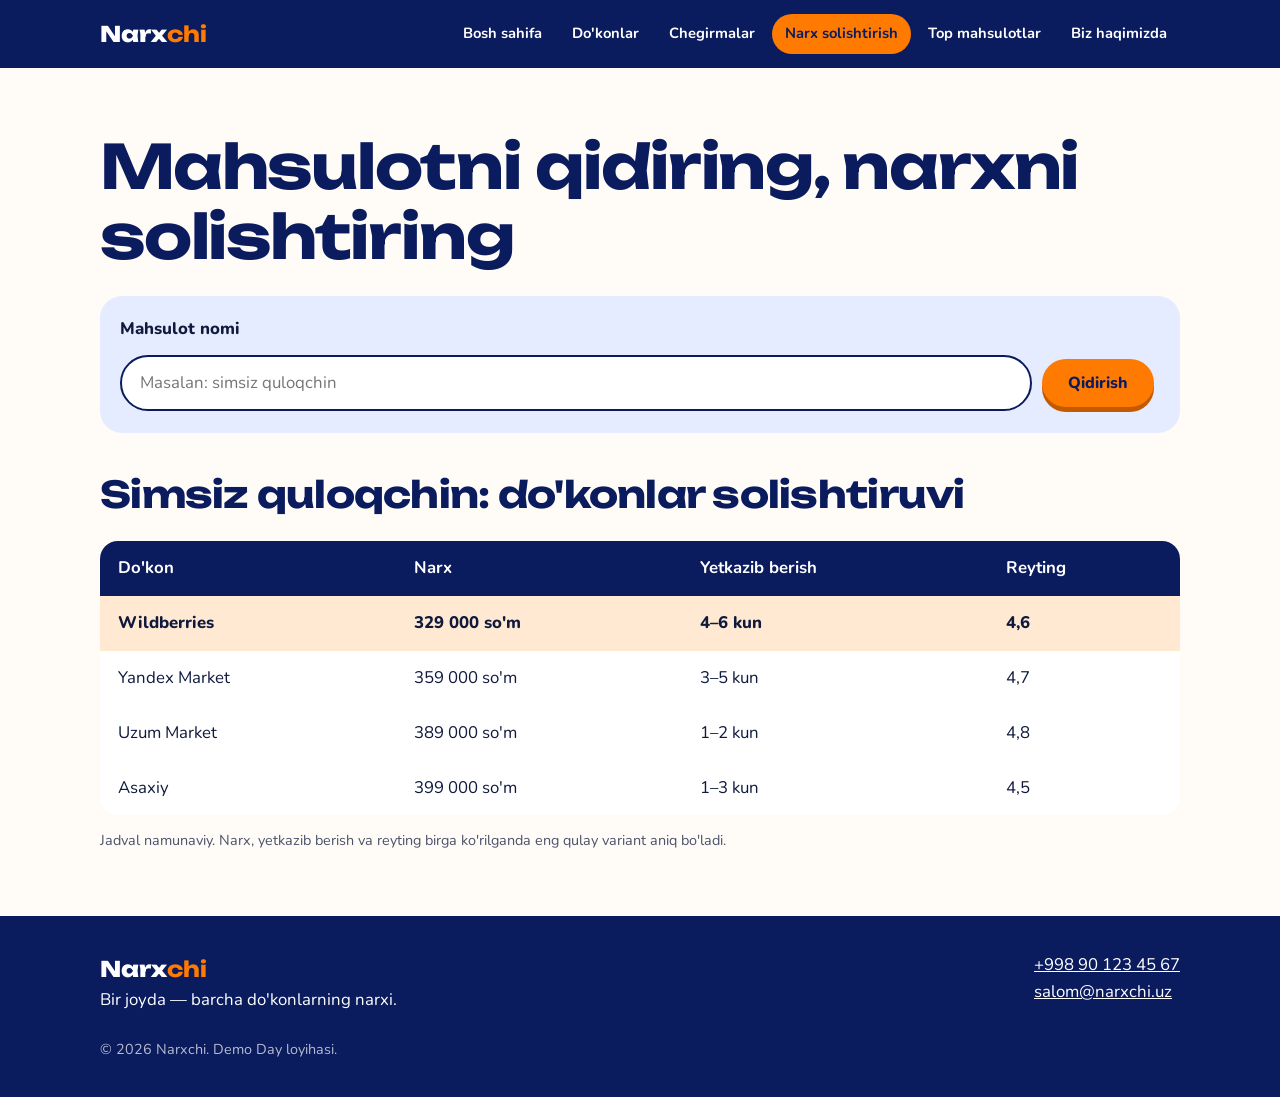
<file: narx-solishtirish.html>
<!DOCTYPE html>
<html lang="uz">
<head>
<meta charset="UTF-8">
<meta name="viewport" content="width=device-width, initial-scale=1">
<title>Narx solishtirish | Narxchi</title>
<link rel="preconnect" href="https://fonts.googleapis.com">
<link href="https://fonts.googleapis.com/css2?family=Nunito:wght@400;700;800&family=Unbounded:wght@600;800&display=swap" rel="stylesheet">
<link rel="stylesheet" href="style.css">
</head>
<body>
<header><div class="wrap bar">
<a class="logo" href="index.html">Narx<b>chi</b></a>
<input type="checkbox" id="mn" aria-label="Menyuni ochish"><label class="burger" for="mn">☰</label>
<nav><ul>
<li><a href="index.html">Bosh sahifa</a></li>
<li><a href="dokonlar.html">Do'konlar</a></li>
<li><a href="chegirmalar.html">Chegirmalar</a></li>
<li><a href="narx-solishtirish.html" class="on" aria-current="page">Narx solishtirish</a></li>
<li><a href="top-mahsulotlar.html">Top mahsulotlar</a></li>
<li><a href="biz-haqimizda.html">Biz haqimizda</a></li>
</ul></nav>
</div></header>
<main>
<section class="sec"><div class="wrap">
<h1>Mahsulotni qidiring, narxni solishtiring</h1>
<form class="search" action="narx-solishtirish.html" method="get">
<label for="q">Mahsulot nomi</label>
<input id="q" name="q" type="search" placeholder="Masalan: simsiz quloqchin">
<button class="btn" type="submit">Qidirish</button>
</form>
<h2>Simsiz quloqchin: do'konlar solishtiruvi</h2>
<div class="tw"><table>
<thead><tr><th>Do'kon</th><th>Narx</th><th>Yetkazib berish</th><th>Reyting</th></tr></thead>
<tbody>
<tr class="best"><td>Wildberries</td><td>329 000 so'm</td><td>4–6 kun</td><td>4,6</td></tr>
<tr><td>Yandex Market</td><td>359 000 so'm</td><td>3–5 kun</td><td>4,7</td></tr>
<tr><td>Uzum Market</td><td>389 000 so'm</td><td>1–2 kun</td><td>4,8</td></tr>
<tr><td>Asaxiy</td><td>399 000 so'm</td><td>1–3 kun</td><td>4,5</td></tr>
</tbody></table></div>
<p class="note">Jadval namunaviy. Narx, yetkazib berish va reyting birga ko'rilganda eng qulay variant aniq bo'ladi.</p>
</div></section>
</main>
<footer><div class="wrap foot">
<div><a class="logo" href="index.html">Narx<b>chi</b></a><p>Bir joyda — barcha do'konlarning narxi.</p></div>
<div><p><a href="tel:+998901234567">+998 90 123 45 67</a><br><a href="mailto:salom@narxchi.uz">salom@narxchi.uz</a></p></div>
<p class="copy">© 2026 Narxchi. Demo Day loyihasi.</p>
</div></footer>
</body>
</html>
</file>
<file: style.css>
*{box-sizing:border-box;margin:0}
:root{--blue:#1B3FE0;--navy:#0A1B5E;--orange:#FF7A00;--os:#FFE9D2;--bs:#E6ECFF;--paper:#FFFBF6;--ink:#0F1A3D}
html{scroll-behavior:smooth}
body{font-family:'Nunito',system-ui,sans-serif;color:var(--ink);background:var(--paper);line-height:1.6;font-size:1.05rem}
h1,h2,h3{font-family:'Unbounded','Trebuchet MS',sans-serif;line-height:1.15;letter-spacing:-.02em;color:var(--navy)}
h1{font-size:clamp(2.1rem,6vw,3.8rem);margin-bottom:.4em}
h2{font-size:clamp(1.5rem,4vw,2.3rem);margin-bottom:.7em}
h3{font-size:1.1rem;margin-bottom:.4em}
img{max-width:100%;height:auto;display:block}
a{color:var(--blue);transition:.25s}
a:hover{color:var(--orange)}
a:focus-visible,input:focus-visible,label:focus-visible{outline:3px solid var(--orange);outline-offset:3px}
.wrap{max-width:1120px;margin:auto;padding:0 20px}
.center{text-align:center;margin-top:30px}
.lead{font-size:1.2rem;max-width:60ch;margin-bottom:1.2em}
.note{font-size:.9rem;opacity:.75;margin-top:14px}
header{position:sticky;top:0;z-index:10;background:var(--navy)}
.bar{display:flex;align-items:center;justify-content:space-between;height:68px}
.logo{font-family:'Unbounded',sans-serif;font-weight:800;font-size:1.35rem;text-decoration:none;color:#fff}
.logo b{color:var(--orange)}
.logo:hover{color:#fff}
nav ul{display:flex;gap:4px;list-style:none;padding:0}
nav a{display:block;padding:8px 13px;border-radius:99px;color:#fff;text-decoration:none;font-weight:700;font-size:.92rem;transition:.25s}
nav a:hover{background:rgba(255,255,255,.18);color:#fff}
nav a.on{background:var(--orange);color:var(--navy)}
#mn,.burger{display:none}
.btn{display:inline-block;margin:6px 6px 6px 0;padding:13px 26px;border:0;border-radius:99px;background:var(--orange);color:var(--navy);font:800 1rem 'Nunito',sans-serif;text-decoration:none;cursor:pointer;box-shadow:0 5px 0 #C25A00;transition:.2s}
.btn:hover{transform:translateY(-3px);box-shadow:0 8px 0 #C25A00;color:var(--navy)}
.btn.blue{background:var(--blue);color:#fff;box-shadow:0 5px 0 var(--navy)}
.btn.blue:hover{color:#fff;box-shadow:0 8px 0 var(--navy)}
.hero{background:var(--bs);padding:64px 0}
.split{display:grid;grid-template-columns:1.2fr 1fr;gap:40px;align-items:center}
.ladder{background:#fff;border:3px solid var(--navy);border-radius:24px;padding:26px;box-shadow:10px 10px 0 var(--orange);transform:rotate(1.5deg)}
.ladder h2{font-size:1.2rem}
.ladder ul{list-style:none;padding:0}
.ladder li{display:flex;justify-content:space-between;gap:10px;padding:12px 14px;margin-bottom:8px;border-radius:12px;background:var(--bs)}
.ladder li.best{background:var(--orange);color:var(--navy);font-size:1.15rem}
.sec{padding:64px 0}
.alt{background:var(--os)}
.grid{display:grid;gap:22px;grid-template-columns:repeat(auto-fit,minmax(250px,1fr))}
.card{background:#fff;border-radius:22px;overflow:hidden;border:2px solid var(--navy);transition:.3s}
.card:hover{transform:translateY(-6px) rotate(-.6deg);box-shadow:0 12px 0 var(--blue)}
.card img{width:100%;aspect-ratio:3/2;object-fit:cover}
.pad{padding:20px}
.ico{font-size:2rem}
.badge{display:inline-block;margin-bottom:8px;padding:3px 14px;border-radius:99px;background:var(--orange);color:var(--navy);font-weight:800}
.steps{list-style:none;padding:0;display:grid;gap:18px;grid-template-columns:repeat(auto-fit,minmax(240px,1fr));counter-reset:s}
.steps li{counter-increment:s;background:#fff;border-radius:22px;padding:24px;border:2px solid var(--navy)}
.steps li::before{content:counter(s);display:grid;place-items:center;width:44px;height:44px;margin-bottom:12px;border-radius:50%;background:var(--blue);color:#fff;font:800 1.2rem 'Unbounded',sans-serif}
.tip{margin-top:30px;padding:22px;border-radius:22px;background:var(--bs);border-left:8px solid var(--blue)}
.search{display:flex;flex-wrap:wrap;gap:10px;align-items:center;margin:20px 0 40px;padding:20px;border-radius:22px;background:var(--bs)}
.search label{font-weight:800;width:100%}
.search input{flex:1 1 240px;padding:13px 18px;border:2px solid var(--navy);border-radius:99px;font:inherit}
.tw{overflow-x:auto}
table{width:100%;border-collapse:collapse;background:#fff;border-radius:18px;overflow:hidden}
th{background:var(--navy);color:#fff;text-align:left}
th,td{padding:14px 18px;white-space:nowrap}
tbody tr{transition:.2s}
tbody tr:hover{background:var(--bs)}
tr.best{background:var(--os);font-weight:800}
.mini{display:block;width:190px;padding:9px 0;border-radius:99px;background:var(--orange);color:var(--navy);font-weight:800;font-size:.9rem;text-align:center;text-decoration:none;box-shadow:0 4px 0 #C25A00;transition:.2s}
.mini:hover{background:var(--blue);color:#fff;box-shadow:0 6px 0 var(--navy);transform:translateY(-2px)}
footer{background:var(--navy);color:#fff;padding:36px 0}
.foot{display:flex;flex-wrap:wrap;gap:24px 60px;justify-content:space-between}
footer a{color:#fff}
footer a:hover{color:var(--orange)}
.copy{width:100%;opacity:.7;font-size:.9rem}
@keyframes up{from{opacity:0;transform:translateY(26px)}}
@keyframes fade{from{opacity:0}}
main h1,main .lead,main .hero p,main .search,main .ladder{animation:up .8s both}
main .lead{animation-delay:.15s}
main .hero p,main .ladder{animation-delay:.3s}
img{animation:fade 1.2s both}
@media(max-width:960px){
.burger{display:block;cursor:pointer;color:#fff;font-size:1.9rem;line-height:1}
nav ul{display:none;position:absolute;left:0;right:0;top:68px;flex-direction:column;padding:10px 20px 20px;background:var(--navy)}
#mn:checked~nav ul{display:flex}
.split{grid-template-columns:1fr}
.ladder{transform:none}
.hero,.sec{padding:44px 0}}
@media(prefers-reduced-motion:reduce){*{animation:none!important;transition:none!important}}
</file>
